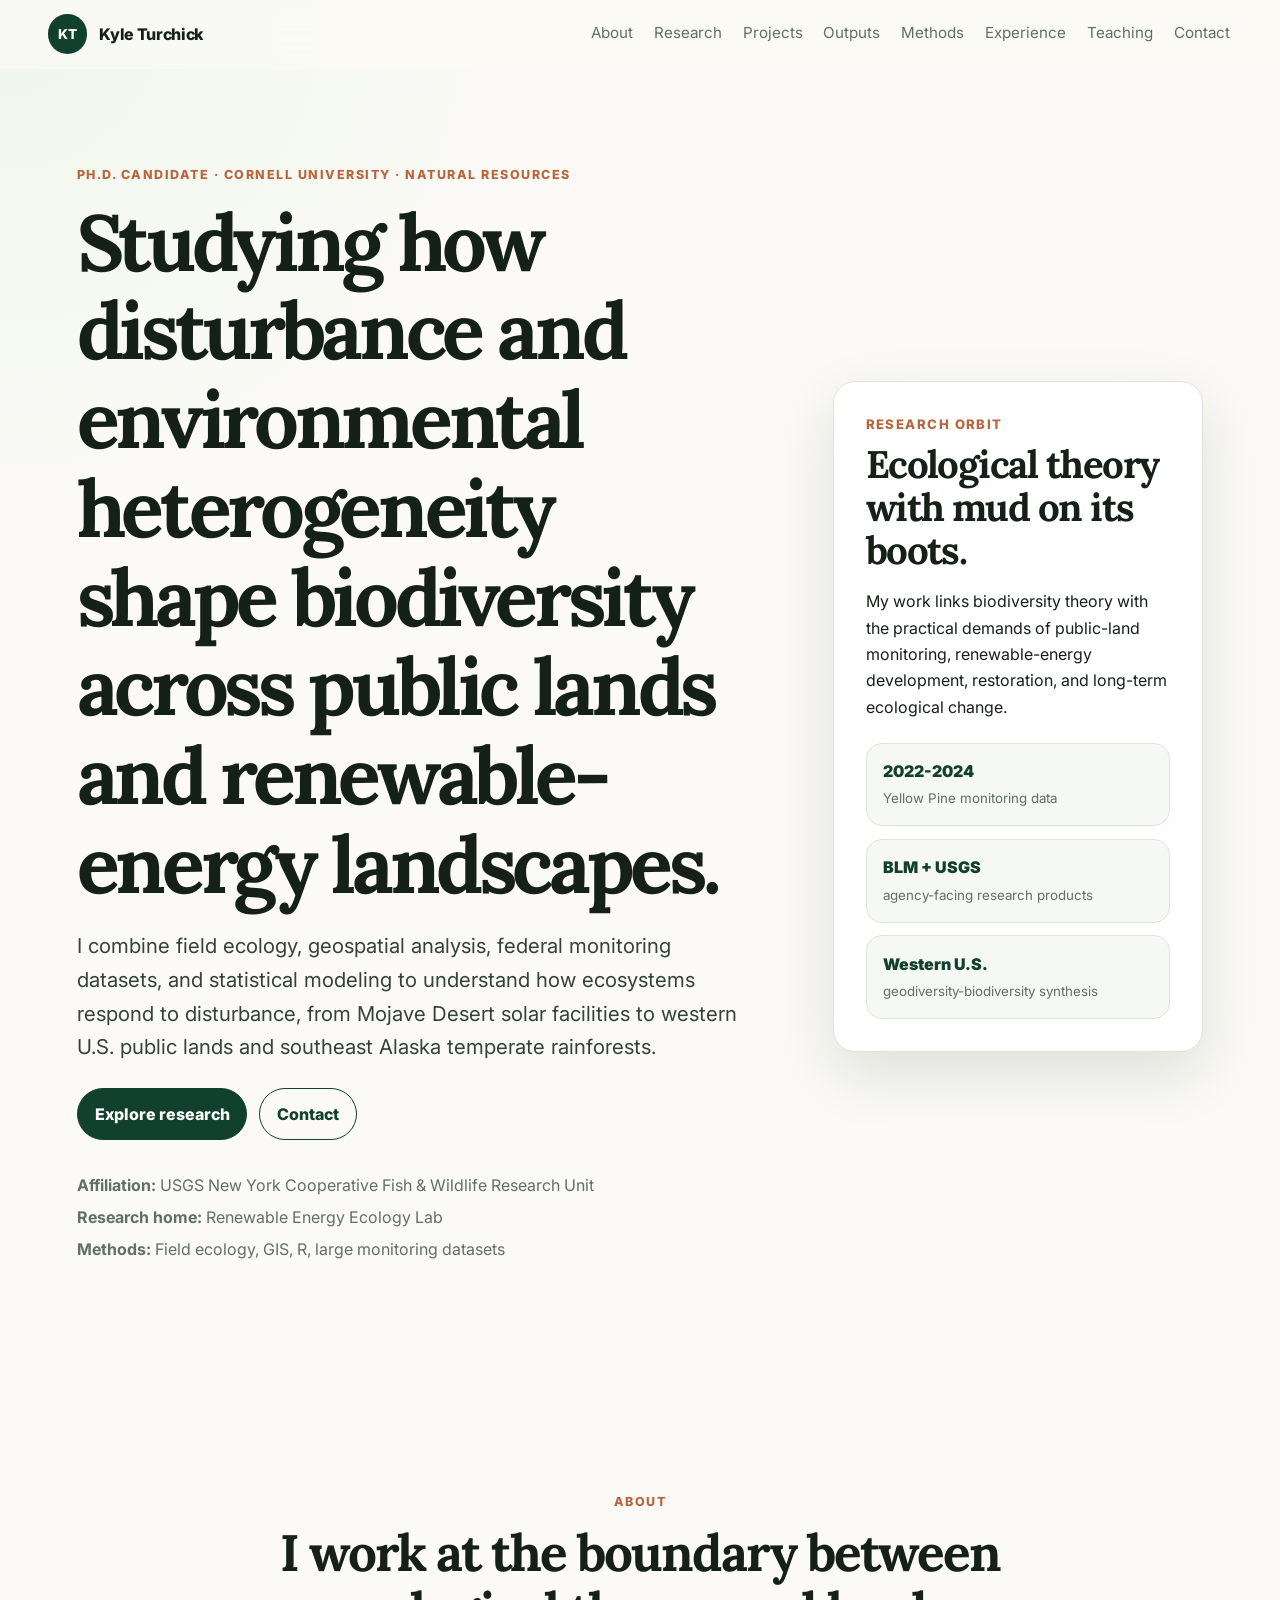
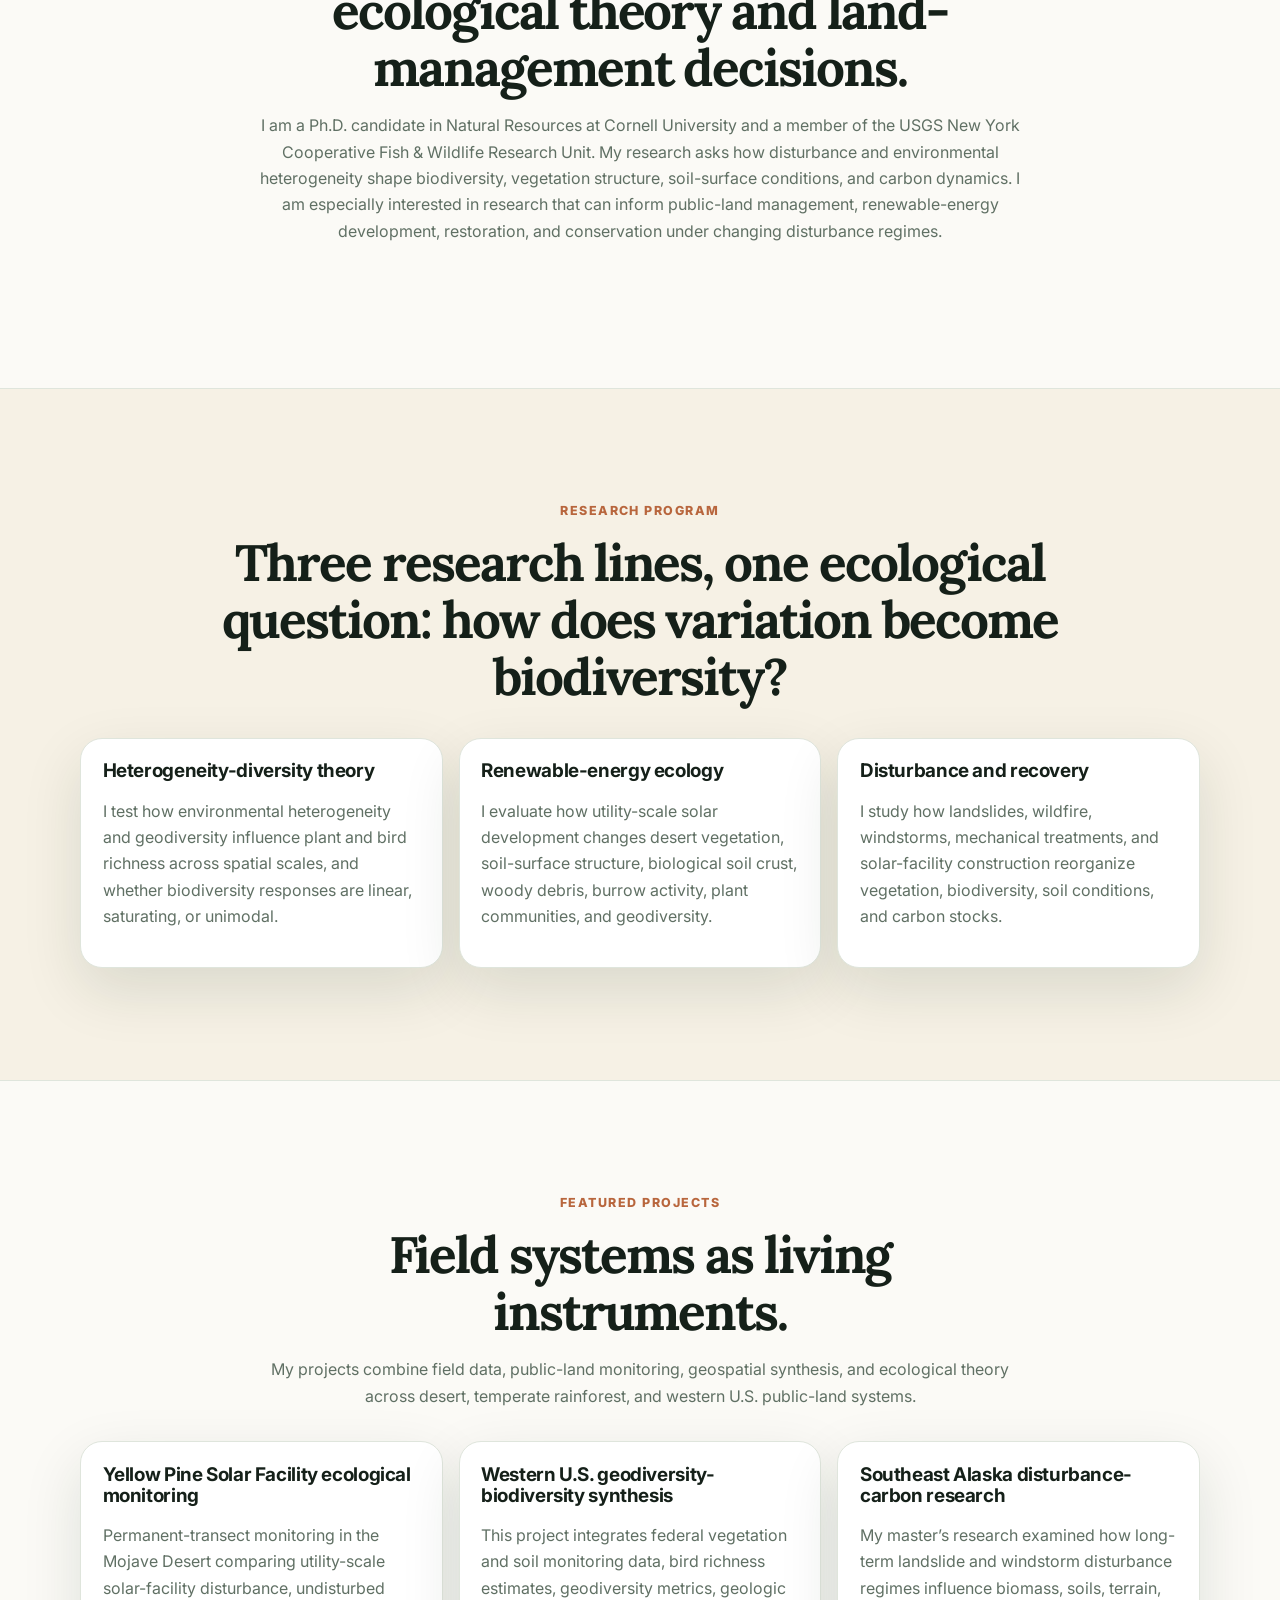
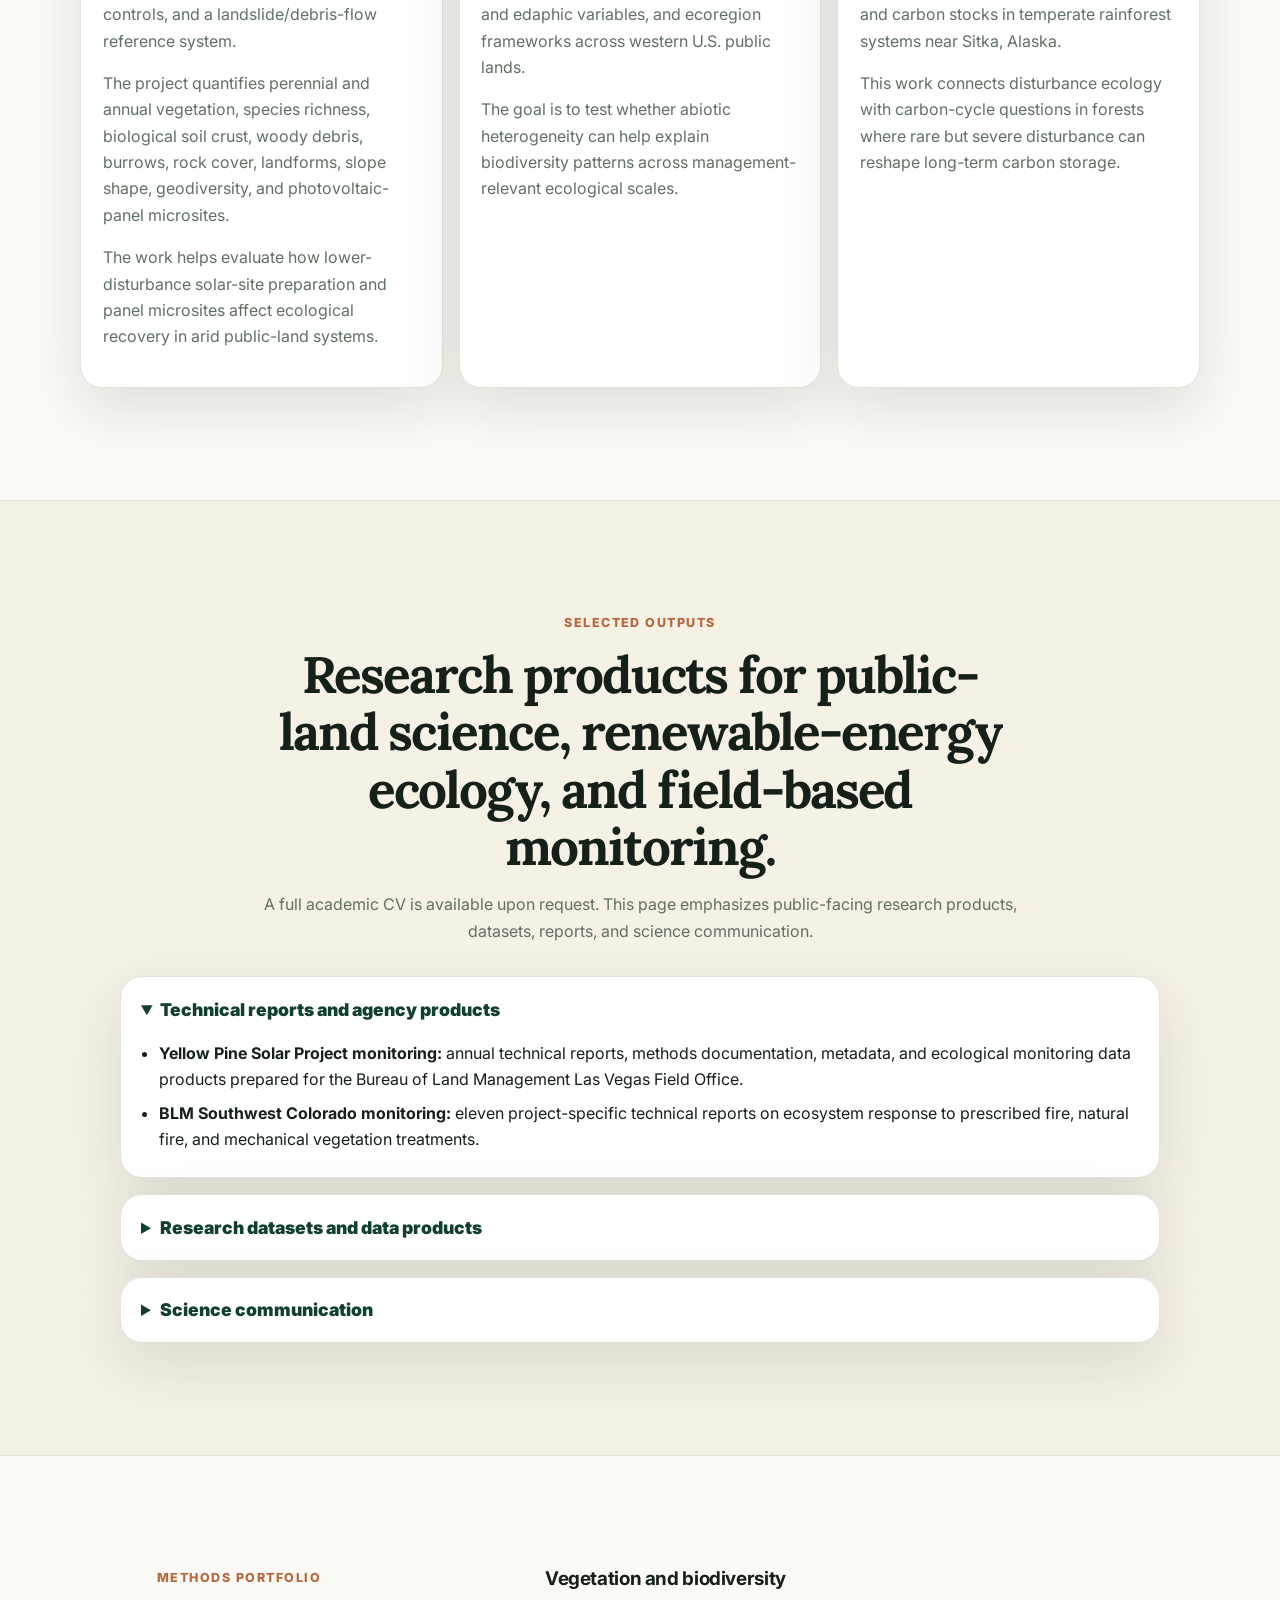
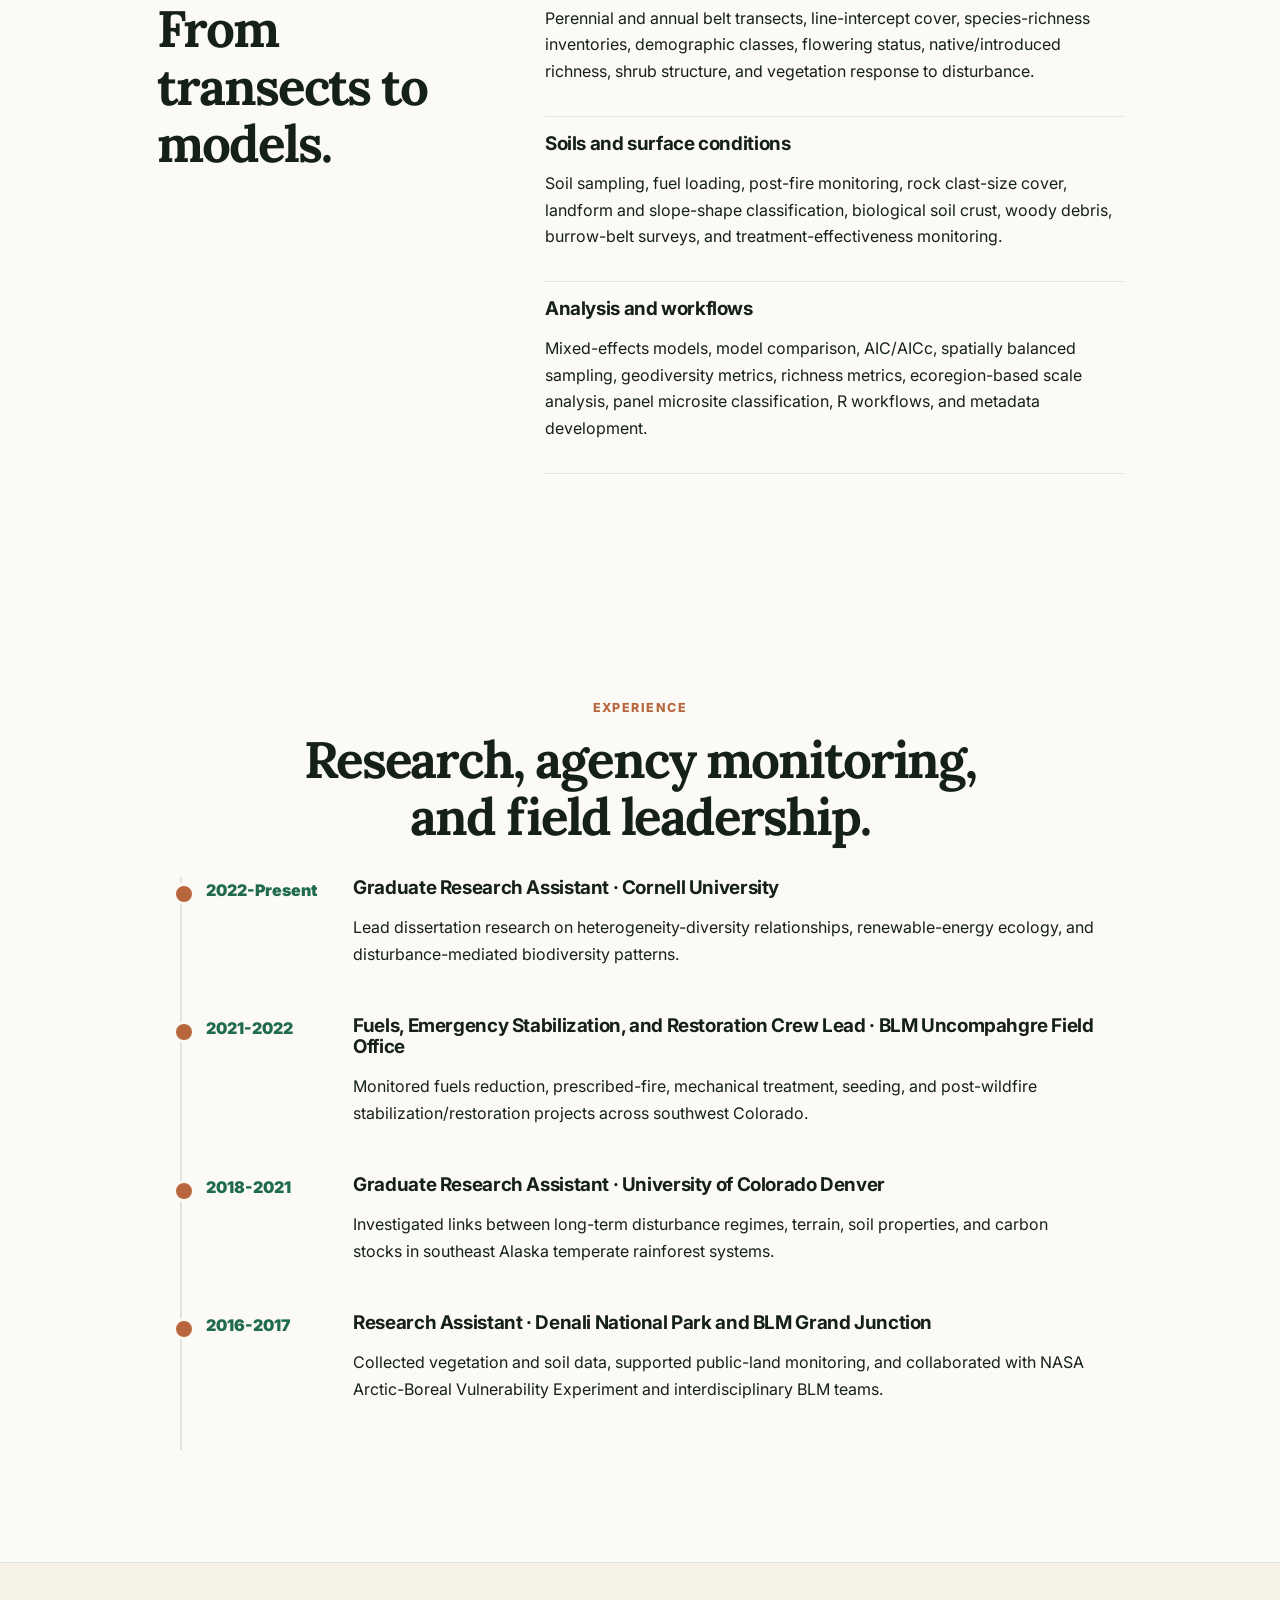
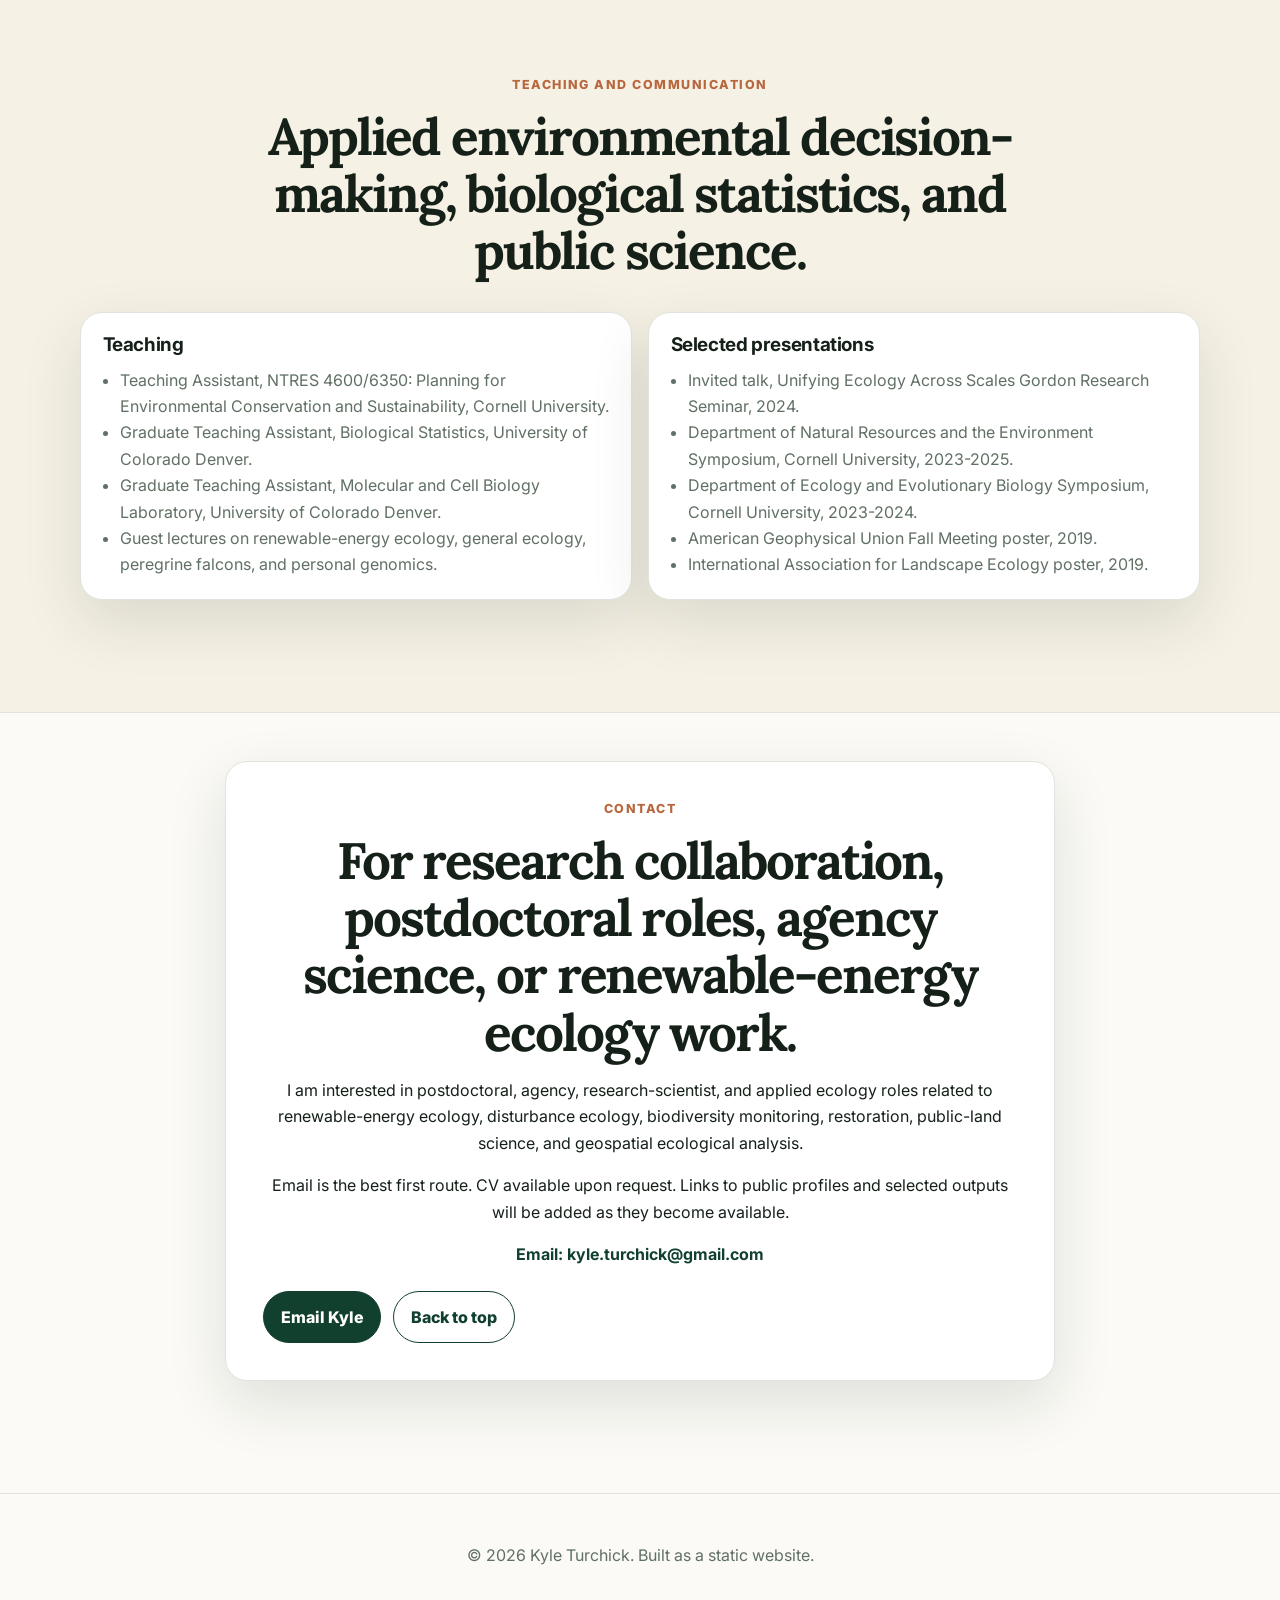
<file: index.html>
<!doctype html>
<html lang="en">
<head>
  <meta charset="utf-8" />
  <meta name="viewport" content="width=device-width, initial-scale=1" />
  <meta name="description" content="Kyle Turchick is a Ph.D. candidate in Natural Resources at Cornell University studying disturbance ecology, renewable-energy ecology, biogeography, and geodiversity-biodiversity relationships." />
  <meta name="author" content="Kyle Turchick" />
  <meta property="og:title" content="Kyle Turchick | Disturbance Ecology & Renewable Energy Ecology" />
  <meta property="og:description" content="Research on disturbance, environmental heterogeneity, biodiversity, public-land monitoring, and utility-scale solar ecology." />
  <meta property="og:type" content="website" />
  <meta property="og:image" content="assets/social-preview.svg" />
  <title>Kyle Turchick | Disturbance Ecology & Renewable Energy Ecology</title>
  <link rel="icon" href="assets/favicon.svg" type="image/svg+xml" />
  <link rel="preconnect" href="https://fonts.googleapis.com" />
  <link rel="preconnect" href="https://fonts.gstatic.com" crossorigin />
  <link href="https://fonts.googleapis.com/css2?family=Inter:wght@400;500;600;700;800&family=Lora:wght@500;600&display=swap" rel="stylesheet" />
  <link rel="stylesheet" href="styles.css" />
</head>

<body>
  <a class="skip-link" href="#main">Skip to main content</a>

  <header class="site-header" data-stuck="false">
    <a class="brand" href="#home" aria-label="Kyle Turchick home">
      <span class="brand-mark" aria-hidden="true">KT</span>
      <span class="brand-text">Kyle Turchick</span>
    </a>

    <button class="nav-toggle" aria-expanded="false" aria-controls="site-nav">Menu</button>

    <nav id="site-nav" class="site-nav" aria-label="Primary navigation">
      <a href="#about">About</a>
      <a href="#research">Research</a>
      <a href="#projects">Projects</a>
      <a href="#outputs">Outputs</a>
      <a href="#methods">Methods</a>
      <a href="#experience">Experience</a>
      <a href="#teaching">Teaching</a>
      <a href="#contact">Contact</a>
    </nav>
  </header>

  <main id="main">
    <section id="home" class="hero section-pad">
      <div class="hero-grid">
        <div class="hero-copy">
          <p class="eyebrow">Ph.D. Candidate · Cornell University · Natural Resources</p>
          <h1>Studying how disturbance and environmental heterogeneity shape biodiversity across public lands and renewable-energy landscapes.</h1>
          <p class="lede">I combine field ecology, geospatial analysis, federal monitoring datasets, and statistical modeling to understand how ecosystems respond to disturbance, from Mojave Desert solar facilities to western U.S. public lands and southeast Alaska temperate rainforests.</p>

          <div class="hero-actions">
            <a class="button primary" href="#research">Explore research</a>
            <a class="button secondary" href="#contact">Contact</a>
          </div>

          <ul class="quick-facts" aria-label="Quick facts">
            <li><strong>Affiliation:</strong> USGS New York Cooperative Fish &amp; Wildlife Research Unit</li>
            <li><strong>Research home:</strong> Renewable Energy Ecology Lab</li>
            <li><strong>Methods:</strong> Field ecology, GIS, R, large monitoring datasets</li>
          </ul>
        </div>

        <aside class="hero-card" aria-label="Research summary">
          <p class="card-kicker">Research orbit</p>
          <h2>Ecological theory with mud on its boots.</h2>
          <p>My work links biodiversity theory with the practical demands of public-land monitoring, renewable-energy development, restoration, and long-term ecological change.</p>

          <div class="metric-stack">
            <div><span>2022-2024</span><small>Yellow Pine monitoring data</small></div>
            <div><span>BLM + USGS</span><small>agency-facing research products</small></div>
            <div><span>Western U.S.</span><small>geodiversity-biodiversity synthesis</small></div>
          </div>
        </aside>
      </div>
    </section>

    <section id="about" class="section-pad">
      <div class="section-heading narrow">
        <p class="eyebrow">About</p>
        <h2>I work at the boundary between ecological theory and land-management decisions.</h2>
        <p>I am a Ph.D. candidate in Natural Resources at Cornell University and a member of the USGS New York Cooperative Fish &amp; Wildlife Research Unit. My research asks how disturbance and environmental heterogeneity shape biodiversity, vegetation structure, soil-surface conditions, and carbon dynamics. I am especially interested in research that can inform public-land management, renewable-energy development, restoration, and conservation under changing disturbance regimes.</p>
      </div>
    </section>

    <section id="research" class="section-pad band">
      <div class="section-heading">
        <p class="eyebrow">Research program</p>
        <h2>Three research lines, one ecological question: how does variation become biodiversity?</h2>
      </div>

      <div class="cards three">
        <article class="card">
          <h3>Heterogeneity-diversity theory</h3>
          <p>I test how environmental heterogeneity and geodiversity influence plant and bird richness across spatial scales, and whether biodiversity responses are linear, saturating, or unimodal.</p>
        </article>

        <article class="card">
          <h3>Renewable-energy ecology</h3>
          <p>I evaluate how utility-scale solar development changes desert vegetation, soil-surface structure, biological soil crust, woody debris, burrow activity, plant communities, and geodiversity.</p>
        </article>

        <article class="card">
          <h3>Disturbance and recovery</h3>
          <p>I study how landslides, wildfire, windstorms, mechanical treatments, and solar-facility construction reorganize vegetation, biodiversity, soil conditions, and carbon stocks.</p>
        </article>
      </div>
    </section>

    <section id="projects" class="section-pad">
      <div class="section-heading narrow">
        <p class="eyebrow">Featured projects</p>
        <h2>Field systems as living instruments.</h2>
        <p>My projects combine field data, public-land monitoring, geospatial synthesis, and ecological theory across desert, temperate rainforest, and western U.S. public-land systems.</p>
      </div>

      <div class="cards three">
        <article class="card">
          <h3>Yellow Pine Solar Facility ecological monitoring</h3>
          <p>Permanent-transect monitoring in the Mojave Desert comparing utility-scale solar-facility disturbance, undisturbed controls, and a landslide/debris-flow reference system.</p>
          <p>The project quantifies perennial and annual vegetation, species richness, biological soil crust, woody debris, burrows, rock cover, landforms, slope shape, geodiversity, and photovoltaic-panel microsites.</p>
          <p>The work helps evaluate how lower-disturbance solar-site preparation and panel microsites affect ecological recovery in arid public-land systems.</p>
        </article>

        <article class="card">
          <h3>Western U.S. geodiversity-biodiversity synthesis</h3>
          <p>This project integrates federal vegetation and soil monitoring data, bird richness estimates, geodiversity metrics, geologic and edaphic variables, and ecoregion frameworks across western U.S. public lands.</p>
          <p>The goal is to test whether abiotic heterogeneity can help explain biodiversity patterns across management-relevant ecological scales.</p>
        </article>

        <article class="card">
          <h3>Southeast Alaska disturbance-carbon research</h3>
          <p>My master’s research examined how long-term landslide and windstorm disturbance regimes influence biomass, soils, terrain, and carbon stocks in temperate rainforest systems near Sitka, Alaska.</p>
          <p>This work connects disturbance ecology with carbon-cycle questions in forests where rare but severe disturbance can reshape long-term carbon storage.</p>
        </article>
      </div>
    </section>

    <section id="outputs" class="section-pad band">
      <div class="section-heading narrow">
        <p class="eyebrow">Selected outputs</p>
        <h2>Research products for public-land science, renewable-energy ecology, and field-based monitoring.</h2>
        <p class="note">A full academic CV is available upon request. This page emphasizes public-facing research products, datasets, reports, and science communication.</p>
      </div>

      <div class="accordion-grid">
        <details open>
          <summary>Technical reports and agency products</summary>
          <ul class="pub-list compact">
            <li><strong>Yellow Pine Solar Project monitoring:</strong> annual technical reports, methods documentation, metadata, and ecological monitoring data products prepared for the Bureau of Land Management Las Vegas Field Office.</li>
            <li><strong>BLM Southwest Colorado monitoring:</strong> eleven project-specific technical reports on ecosystem response to prescribed fire, natural fire, and mechanical vegetation treatments.</li>
          </ul>
        </details>

        <details>
          <summary>Research datasets and data products</summary>
          <ul class="pub-list compact">
            <li><strong>Yellow Pine Solar Facility ecological monitoring dataset:</strong> permanent-transect monitoring of vegetation, soils, biological soil crust, woody debris, burrows, geodiversity, and panel microsites in a Mojave Desert utility-scale solar landscape.</li>
            <li><strong>Western U.S. geodiversity-biodiversity synthesis dataset:</strong> integrated public-land monitoring data, bird richness estimates, geodiversity metrics, and ecoregion frameworks.</li>
            <li><strong>Southeast Alaska disturbance-carbon dataset:</strong> vegetation and soil data from landslide and windstorm disturbance gradients in temperate rainforest systems.</li>
          </ul>
        </details>

        <details>
          <summary>Science communication</summary>
          <ul class="pub-list compact">
            <li><em>The Silent Slide</em>, video essay published for Planet Forward StoryFest.</li>
            <li>Sitka Nature Show podcast guest.</li>
            <li>Student spotlight, Coastal Rainforest Margins Research Coordination Network blog.</li>
          </ul>
        </details>
      </div>
    </section>

    <section id="methods" class="section-pad split-section">
      <div>
        <p class="eyebrow">Methods portfolio</p>
        <h2>From transects to models.</h2>
      </div>

      <div class="method-columns">
        <div>
          <h3>Vegetation and biodiversity</h3>
          <p>Perennial and annual belt transects, line-intercept cover, species-richness inventories, demographic classes, flowering status, native/introduced richness, shrub structure, and vegetation response to disturbance.</p>
        </div>

        <div>
          <h3>Soils and surface conditions</h3>
          <p>Soil sampling, fuel loading, post-fire monitoring, rock clast-size cover, landform and slope-shape classification, biological soil crust, woody debris, burrow-belt surveys, and treatment-effectiveness monitoring.</p>
        </div>

        <div>
          <h3>Analysis and workflows</h3>
          <p>Mixed-effects models, model comparison, AIC/AICc, spatially balanced sampling, geodiversity metrics, richness metrics, ecoregion-based scale analysis, panel microsite classification, R workflows, and metadata development.</p>
        </div>
      </div>
    </section>

    <section id="experience" class="section-pad">
      <div class="section-heading narrow">
        <p class="eyebrow">Experience</p>
        <h2>Research, agency monitoring, and field leadership.</h2>
      </div>

      <div class="timeline">
        <article class="timeline-item">
          <span class="date">2022-Present</span>
          <div>
            <h3>Graduate Research Assistant · Cornell University</h3>
            <p>Lead dissertation research on heterogeneity-diversity relationships, renewable-energy ecology, and disturbance-mediated biodiversity patterns.</p>
          </div>
        </article>

        <article class="timeline-item">
          <span class="date">2021-2022</span>
          <div>
            <h3>Fuels, Emergency Stabilization, and Restoration Crew Lead · BLM Uncompahgre Field Office</h3>
            <p>Monitored fuels reduction, prescribed-fire, mechanical treatment, seeding, and post-wildfire stabilization/restoration projects across southwest Colorado.</p>
          </div>
        </article>

        <article class="timeline-item">
          <span class="date">2018-2021</span>
          <div>
            <h3>Graduate Research Assistant · University of Colorado Denver</h3>
            <p>Investigated links between long-term disturbance regimes, terrain, soil properties, and carbon stocks in southeast Alaska temperate rainforest systems.</p>
          </div>
        </article>

        <article class="timeline-item">
          <span class="date">2016-2017</span>
          <div>
            <h3>Research Assistant · Denali National Park and BLM Grand Junction</h3>
            <p>Collected vegetation and soil data, supported public-land monitoring, and collaborated with NASA Arctic-Boreal Vulnerability Experiment and interdisciplinary BLM teams.</p>
          </div>
        </article>
      </div>
    </section>

    <section id="teaching" class="section-pad band">
      <div class="section-heading narrow">
        <p class="eyebrow">Teaching and communication</p>
        <h2>Applied environmental decision-making, biological statistics, and public science.</h2>
      </div>

      <div class="cards two">
        <article class="card">
          <h3>Teaching</h3>
          <ul class="plain-list">
            <li>Teaching Assistant, NTRES 4600/6350: Planning for Environmental Conservation and Sustainability, Cornell University.</li>
            <li>Graduate Teaching Assistant, Biological Statistics, University of Colorado Denver.</li>
            <li>Graduate Teaching Assistant, Molecular and Cell Biology Laboratory, University of Colorado Denver.</li>
            <li>Guest lectures on renewable-energy ecology, general ecology, peregrine falcons, and personal genomics.</li>
          </ul>
        </article>

        <article class="card">
          <h3>Selected presentations</h3>
          <ul class="plain-list">
            <li>Invited talk, Unifying Ecology Across Scales Gordon Research Seminar, 2024.</li>
            <li>Department of Natural Resources and the Environment Symposium, Cornell University, 2023-2025.</li>
            <li>Department of Ecology and Evolutionary Biology Symposium, Cornell University, 2023-2024.</li>
            <li>American Geophysical Union Fall Meeting poster, 2019.</li>
            <li>International Association for Landscape Ecology poster, 2019.</li>
          </ul>
        </article>
      </div>
    </section>

    <section id="contact" class="section-pad contact-section">
      <div class="contact-card">
        <p class="eyebrow">Contact</p>
        <h2>For research collaboration, postdoctoral roles, agency science, or renewable-energy ecology work.</h2>
        <p>I am interested in postdoctoral, agency, research-scientist, and applied ecology roles related to renewable-energy ecology, disturbance ecology, biodiversity monitoring, restoration, public-land science, and geospatial ecological analysis.</p>
        <p>Email is the best first route. CV available upon request. Links to public profiles and selected outputs will be added as they become available.</p>
        <p class="email-fallback">Email: <span id="email-text">kyle.turchick [at] gmail [dot] com</span></p>

        <div class="contact-actions">
          <a id="email-link" class="button primary" href="#">Email Kyle</a>
          <a class="button secondary" href="#home">Back to top</a>
        </div>
      </div>
    </section>
  </main>

  <footer class="site-footer">
    <p>&copy; <span id="year"></span> Kyle Turchick. Built as a static website.</p>
  </footer>

  <script src="script.js"></script>
</body>
</html>
</file>
<file: styles.css>
:root {
  --bg: #fbfaf6;
  --paper: #ffffff;
  --ink: #152019;
  --muted: #607064;
  --line: #dfe5dc;
  --green: #1f6b4b;
  --green-2: #12402e;
  --sand: #efe5d0;
  --clay: #b8663d;
  --shadow: 0 22px 60px rgba(20, 39, 28, 0.12);
  --radius: 22px;
}

* { box-sizing: border-box; }
html { scroll-behavior: smooth; }
body {
  margin: 0;
  font-family: Inter, system-ui, -apple-system, BlinkMacSystemFont, "Segoe UI", sans-serif;
  color: var(--ink);
  background: radial-gradient(circle at top left, #eff7ec 0, transparent 32rem), var(--bg);
  line-height: 1.65;
}

a { color: inherit; }
.skip-link {
  position: absolute;
  top: -100px;
  left: 1rem;
  background: var(--green-2);
  color: white;
  padding: .75rem 1rem;
  z-index: 1000;
}
.skip-link:focus { top: 1rem; }

.site-header {
  position: sticky;
  top: 0;
  z-index: 20;
  display: flex;
  align-items: center;
  justify-content: space-between;
  gap: 1rem;
  padding: .9rem clamp(1rem, 4vw, 3rem);
  background: rgba(251, 250, 246, .9);
  border-bottom: 1px solid transparent;
  backdrop-filter: blur(16px);
}
.site-header[data-stuck="true"] { border-bottom-color: var(--line); }
.brand {
  display: inline-flex;
  align-items: center;
  gap: .75rem;
  text-decoration: none;
  font-weight: 800;
  letter-spacing: -.02em;
}
.brand-mark {
  display: grid;
  place-items: center;
  width: 2.45rem;
  height: 2.45rem;
  border-radius: 50%;
  background: var(--green-2);
  color: #fff;
  font-size: .85rem;
}
.site-nav {
  display: flex;
  gap: 1rem;
  align-items: center;
  font-size: .95rem;
  color: var(--muted);
}
.site-nav a {
  text-decoration: none;
  padding: .35rem .15rem;
  border-bottom: 2px solid transparent;
}
.site-nav a:hover, .site-nav a:focus { color: var(--green-2); border-color: var(--clay); }
.nav-toggle { display: none; }

.section-pad { padding: clamp(4rem, 9vw, 7rem) clamp(1rem, 6vw, 5rem); }
.band { background: rgba(239, 229, 208, .46); border-block: 1px solid var(--line); }
.hero { padding-top: clamp(3.5rem, 8vw, 6rem); }
.hero-grid {
  display: grid;
  grid-template-columns: minmax(0, 1.55fr) minmax(280px, .85fr);
  gap: clamp(2rem, 7vw, 5rem);
  align-items: center;
  max-width: 1180px;
  margin: 0 auto;
}
.eyebrow {
  margin: 0 0 .75rem;
  color: var(--clay);
  font-weight: 800;
  text-transform: uppercase;
  letter-spacing: .12em;
  font-size: .78rem;
}
h1, h2, h3 { line-height: 1.12; }
h1 {
  font-family: Lora, Georgia, serif;
  font-size: clamp(2.55rem, 6.2vw, 5.35rem);
  letter-spacing: -.055em;
  margin: 0 0 1.2rem;
}
h2 {
  font-family: Lora, Georgia, serif;
  font-size: clamp(2rem, 4vw, 3.6rem);
  letter-spacing: -.04em;
  margin: 0 0 1rem;
}
h3 { margin: 0 0 .7rem; font-size: 1.18rem; letter-spacing: -.02em; }
.lede {
  font-size: clamp(1.05rem, 1.7vw, 1.28rem);
  color: #344239;
  max-width: 65ch;
}
.hero-actions, .contact-actions { display: flex; flex-wrap: wrap; gap: .75rem; margin-top: 1.5rem; }
.button {
  display: inline-flex;
  align-items: center;
  justify-content: center;
  min-height: 2.85rem;
  padding: .72rem 1.05rem;
  border-radius: 999px;
  text-decoration: none;
  font-weight: 800;
  border: 1px solid var(--green-2);
  transition: transform .18s ease, box-shadow .18s ease, background .18s ease;
}
.button:hover { transform: translateY(-2px); box-shadow: 0 12px 26px rgba(31,107,75,.16); }
.button.primary { background: var(--green-2); color: #fff; }
.button.secondary { background: transparent; color: var(--green-2); }
.quick-facts { padding: 0; margin: 2rem 0 0; list-style: none; color: var(--muted); }
.quick-facts li { margin: .35rem 0; }
.hero-card, .card, details, .contact-card {
  background: var(--paper);
  border: 1px solid var(--line);
  border-radius: var(--radius);
  box-shadow: var(--shadow);
}
.hero-card { padding: clamp(1.25rem, 4vw, 2rem); }
.card-kicker { color: var(--clay); font-size: .82rem; font-weight: 800; text-transform: uppercase; letter-spacing: .11em; margin: 0 0 .5rem; }
.hero-card h2 { font-size: clamp(1.7rem, 3vw, 2.45rem); }
.metric-stack { display: grid; gap: .8rem; margin-top: 1.4rem; }
.metric-stack div { padding: .9rem 1rem; border-radius: 16px; background: #f6f8f4; border: 1px solid var(--line); }
.metric-stack span { display: block; font-weight: 900; color: var(--green-2); }
.metric-stack small { color: var(--muted); }
.section-heading { max-width: 980px; margin: 0 auto 2rem; text-align: center; }
.section-heading.narrow { max-width: 760px; }
.section-heading p:not(.eyebrow), .note { color: var(--muted); }
.cards { display: grid; gap: 1rem; max-width: 1120px; margin: 0 auto; }
.cards.three { grid-template-columns: repeat(3, minmax(0, 1fr)); }
.cards.two { grid-template-columns: repeat(2, minmax(0, 1fr)); }
.card { padding: 1.35rem; }
.card p, .card li { color: var(--muted); }
.project-list { max-width: 1040px; margin: 0 auto; display: grid; gap: 1rem; }
.project-card {
  display: grid;
  grid-template-columns: 4rem 1fr;
  gap: 1rem;
  padding: 1.3rem;
  border-top: 1px solid var(--line);
}
.project-number { color: var(--clay); font-weight: 900; font-size: 1.35rem; }
.meta { color: var(--green); font-weight: 700; margin-top: -.35rem; }
.accordion-grid { max-width: 1040px; margin: 0 auto; display: grid; gap: 1rem; }
details { padding: 1.1rem 1.25rem; }
summary { cursor: pointer; font-weight: 900; color: var(--green-2); font-size: 1.1rem; }
.pub-list { margin: 1rem 0 0; padding-left: 1.1rem; }
.pub-list li { margin: .75rem 0; }
.pub-list.compact li { margin: .45rem 0; }
.timeline { max-width: 920px; margin: 0 auto; border-left: 2px solid var(--line); }
.timeline-item {
  position: relative;
  display: grid;
  grid-template-columns: 8rem 1fr;
  gap: 1.2rem;
  padding: 0 0 2rem 1.5rem;
}
.timeline-item::before {
  content: "";
  position: absolute;
  left: -9px;
  top: .35rem;
  width: 16px;
  height: 16px;
  border-radius: 50%;
  background: var(--clay);
  border: 3px solid var(--bg);
}
.date { color: var(--green); font-weight: 900; }
.split-section {
  max-width: 1120px;
  margin: 0 auto;
  display: grid;
  grid-template-columns: .7fr 1.3fr;
  gap: clamp(2rem, 6vw, 5rem);
}
.method-columns { display: grid; gap: 1rem; }
.method-columns > div { border-bottom: 1px solid var(--line); padding-bottom: 1rem; }
.plain-list { margin: 0; padding-left: 1.1rem; }
.contact-section { padding-top: 3rem; }
.contact-card { max-width: 830px; margin: 0 auto; padding: clamp(1.35rem, 4vw, 2.3rem); text-align: center; }
.email-fallback { font-weight: 700; color: var(--green-2); }
.site-footer { padding: 2rem 1rem; text-align: center; color: var(--muted); border-top: 1px solid var(--line); }

@media (max-width: 880px) {
  .nav-toggle { display: inline-flex; border: 1px solid var(--line); background: var(--paper); border-radius: 999px; padding: .55rem .8rem; font-weight: 800; }
  .site-nav { position: absolute; top: 100%; left: 0; right: 0; display: none; flex-direction: column; align-items: stretch; background: var(--bg); padding: 1rem; border-bottom: 1px solid var(--line); }
  .site-nav[data-open="true"] { display: flex; }
  .hero-grid, .cards.three, .cards.two, .split-section { grid-template-columns: 1fr; }
  .timeline-item { grid-template-columns: 1fr; gap: .3rem; }
  .project-card { grid-template-columns: 1fr; }
}
</file>
